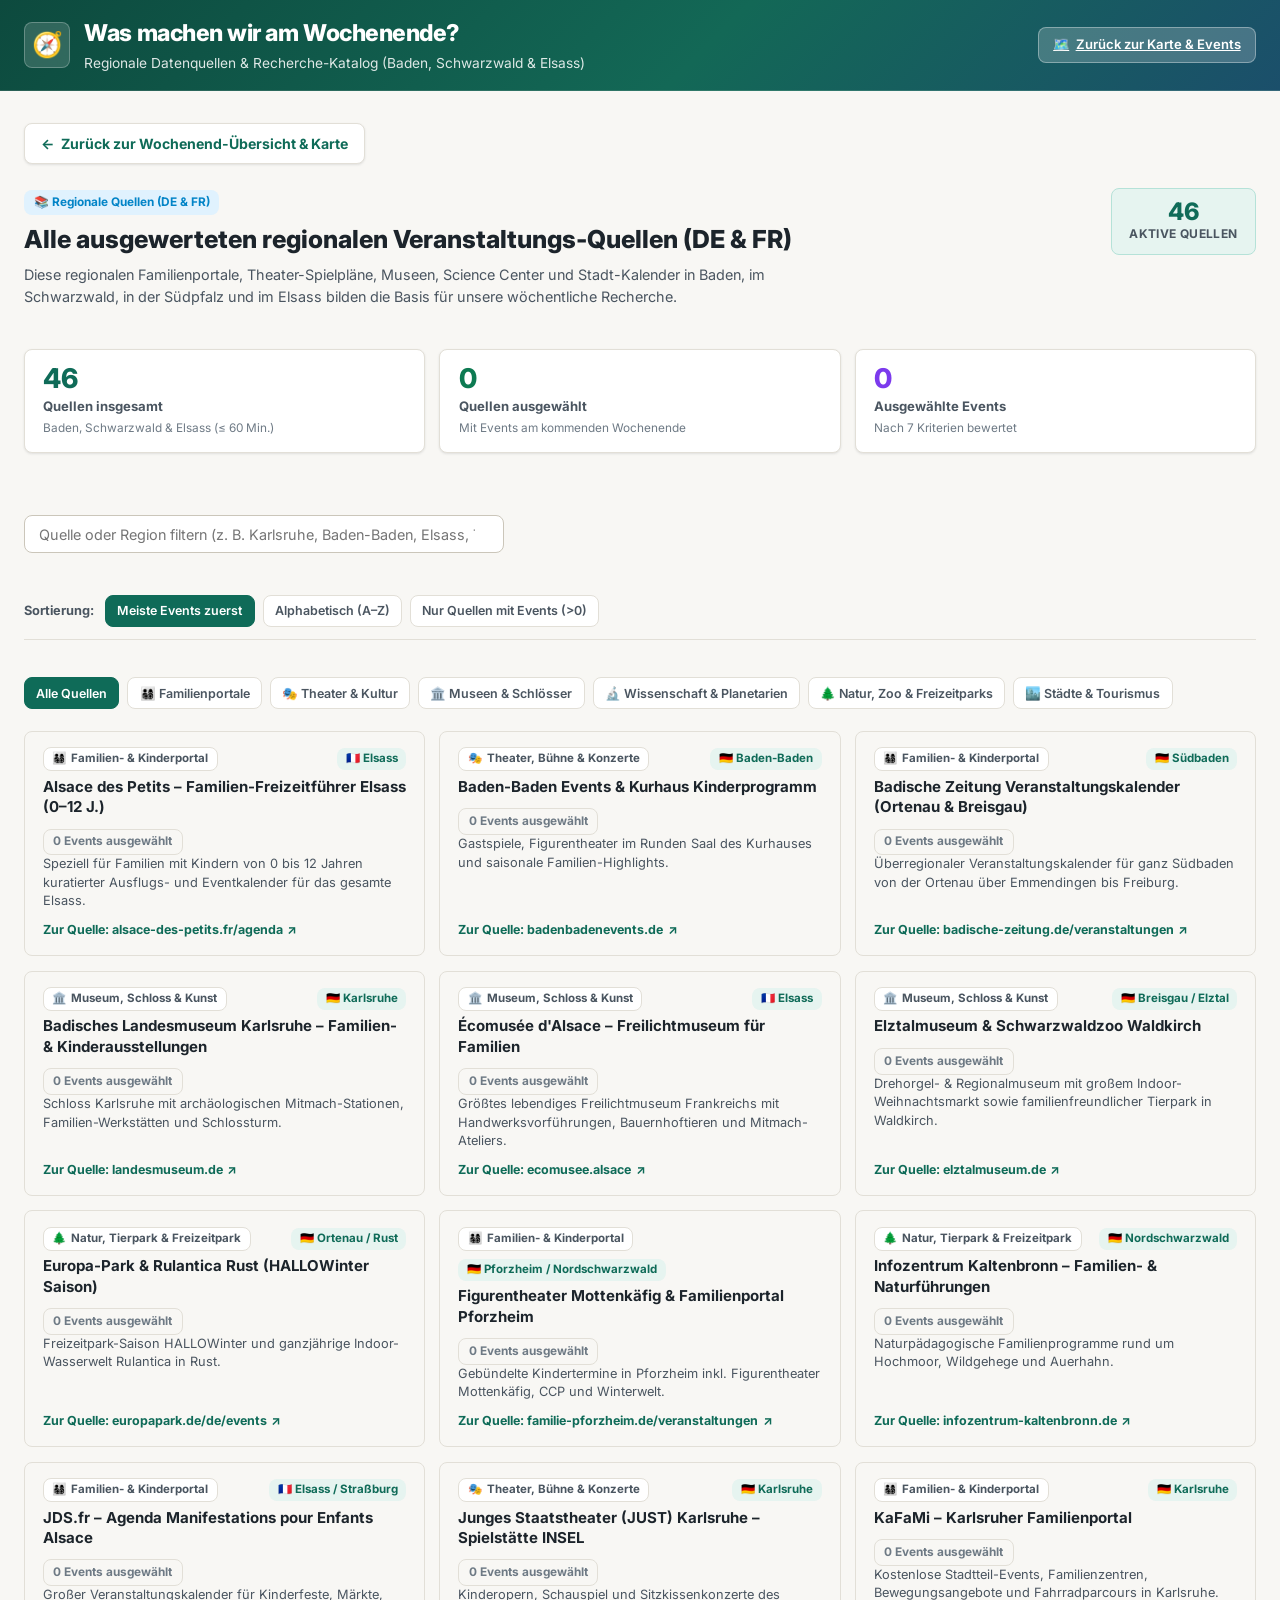
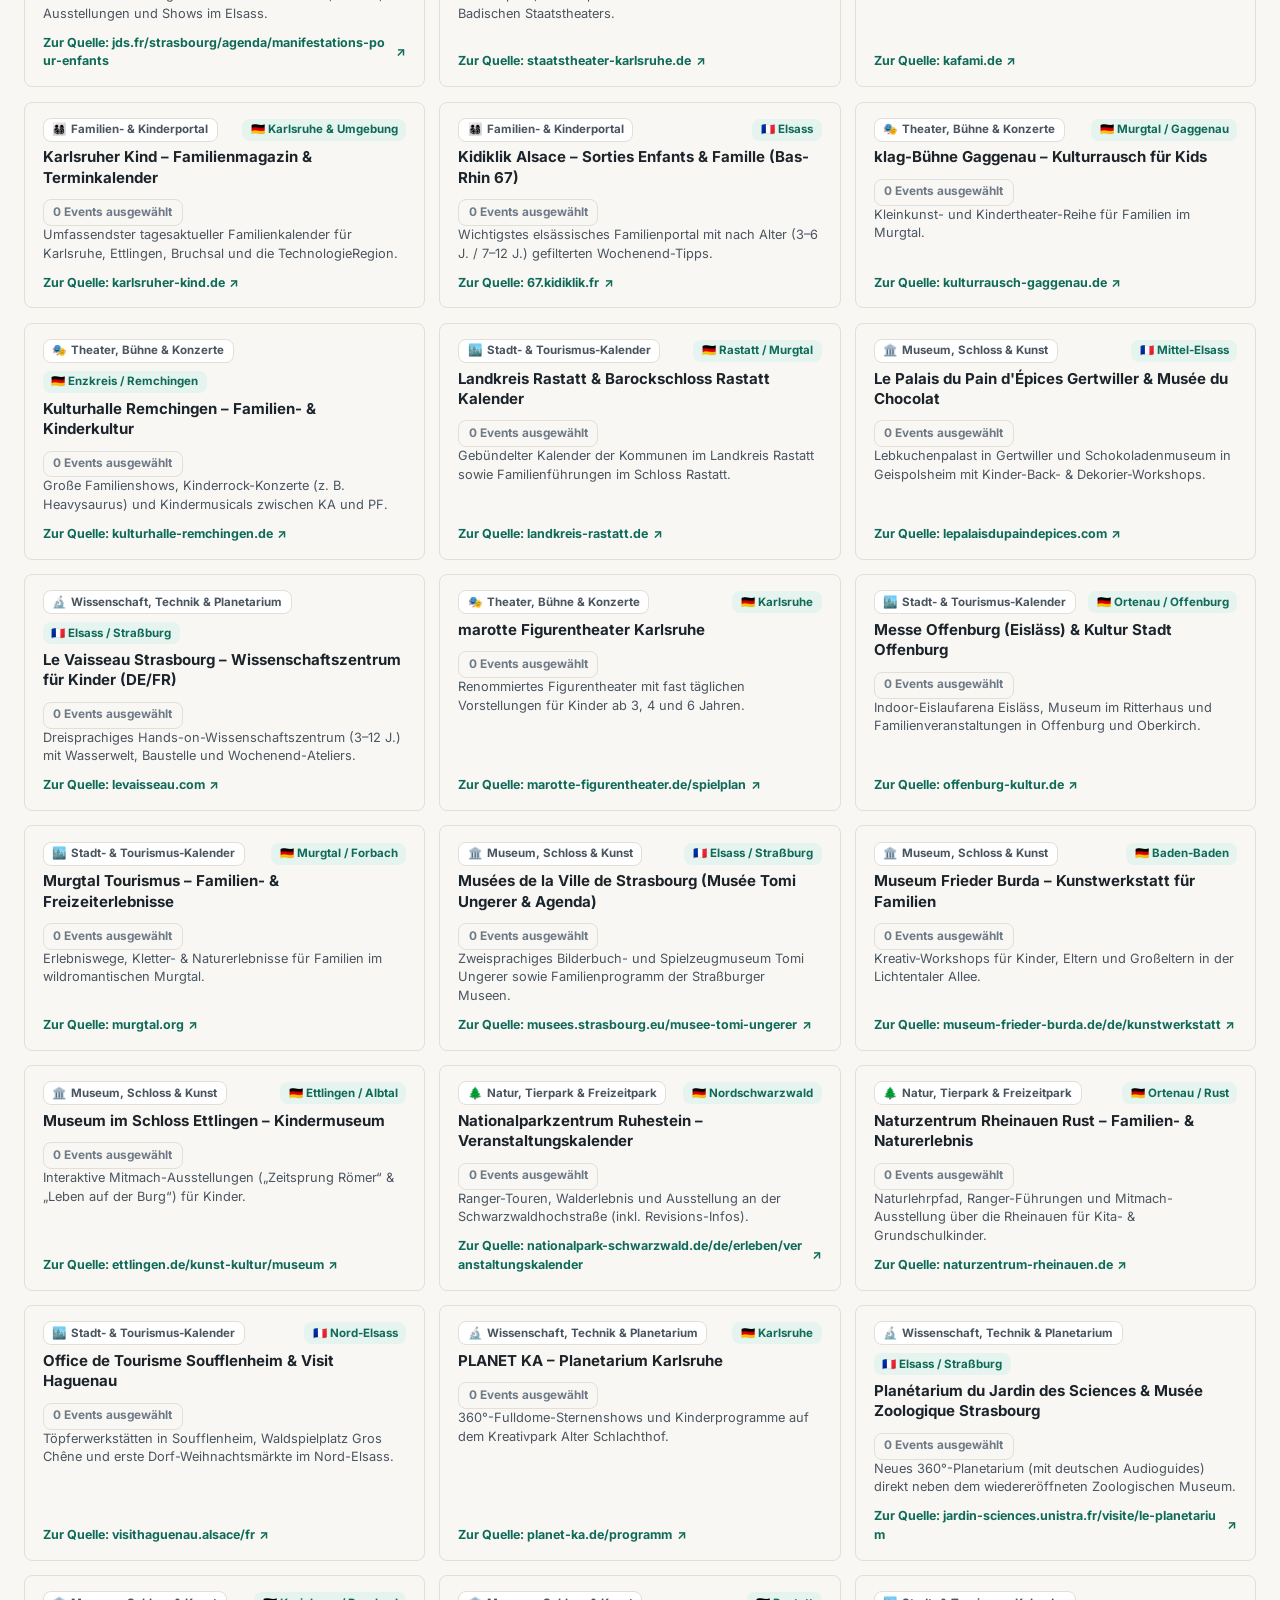
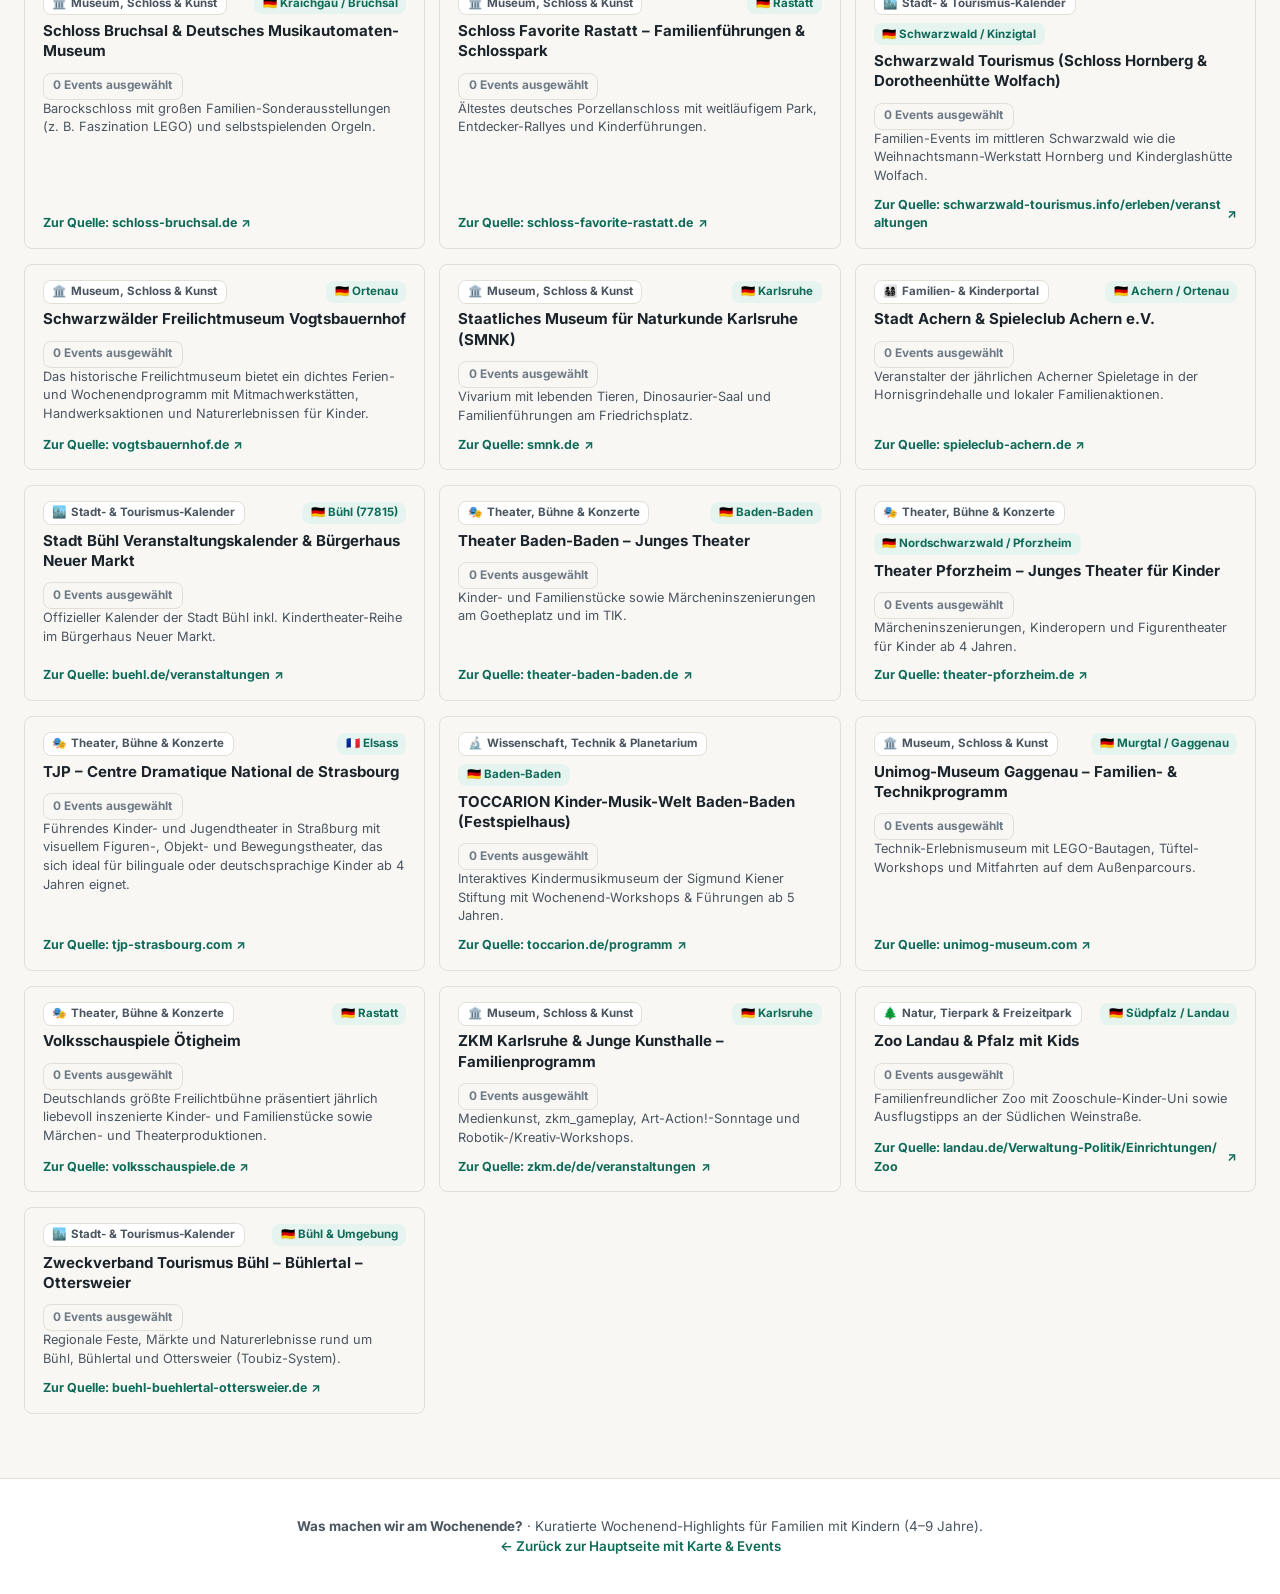
<file: sources.html>
<!DOCTYPE html>
<html lang="de">
<head>
  <meta charset="utf-8">
  <meta name="viewport" content="width=device-width, initial-scale=1.0">
  <title>Regionale Datenquellen &amp; Portale | Was machen wir am Wochenende?</title>
  <meta name="description" content="Übersicht aller 37 regionalen Veranstaltungsportale, Theater-Spielpläne, Museen und Stadtkalender in Baden, im Schwarzwald und im Elsass (max. 60 Min. Fahrzeit).">

  <!-- Google Fonts: Inter -->
  <link rel="preconnect" href="https://fonts.googleapis.com">
  <link rel="preconnect" href="https://fonts.gstatic.com" crossorigin>
  <link href="https://fonts.googleapis.com/css2?family=Inter:wght@400;500;600;700;800&display=swap" rel="stylesheet">
  <!-- App Stylesheet -->
  <link rel="stylesheet" href="css/styles.css?v=20261112_01">
  <style>
    .subpage-main {
      flex: 1;
      max-width: 1400px;
      width: 100%;
      margin: 0 auto;
      padding: 2rem 1.5rem 4rem;
    }
    .subpage-nav-bar {
      margin-bottom: 1.5rem;
    }
    .btn-back-home {
      display: inline-flex;
      align-items: center;
      gap: 0.45rem;
      background: var(--bg-surface);
      color: var(--brand-primary);
      border: 1px solid var(--border-subtle);
      border-radius: var(--radius-sm);
      padding: 0.55rem 1rem;
      font-size: 0.88rem;
      font-weight: 700;
      text-decoration: none;
      box-shadow: var(--shadow-sm);
      transition: all 0.15s ease;
    }
    .btn-back-home:hover {
      background: var(--brand-primary-soft);
      border-color: var(--brand-primary);
    }
    .sources-search-box {
      margin-top: 1rem;
      margin-bottom: 1.25rem;
    }
    .sources-search-box input {
      width: 100%;
      max-width: 480px;
      padding: 0.6rem 0.9rem;
      border: 1px solid var(--border-strong);
      border-radius: var(--radius-sm);
      font-size: 0.9rem;
      font-family: inherit;
      background: var(--bg-surface);
      color: var(--text-primary);
    }
    .sources-search-box input:focus {
      outline: 2px solid var(--brand-primary);
      outline-offset: 1px;
    }
    .site-footer {
      background: var(--bg-surface);
      border-top: 1px solid var(--border-subtle);
      padding: 1.5rem;
      font-size: 0.84rem;
      color: var(--text-secondary);
      text-align: center;
    }
    .site-footer a {
      color: var(--brand-primary);
      text-decoration: none;
      font-weight: 600;
    }
    .site-footer a:hover {
      text-decoration: underline;
    }
  </style>
</head>
<body>
  <!-- Scroll sentinel for Back to Top detection per Modern Web Guidance -->
  <div id="scroll-sentinel" class="scroll-sentinel" aria-hidden="true"></div>

  <header class="site-header">
    <div class="header-inner">
      <div class="brand-group">
        <div class="brand-logo" aria-hidden="true">🧭</div>
        <div class="brand-titles">
          <h1>
            Was machen wir am Wochenende?
          </h1>
          <p class="brand-subtitle">
            Regionale Datenquellen &amp; Recherche-Katalog (Baden, Schwarzwald &amp; Elsass)
          </p>
        </div>
      </div>

      <div class="header-meta">
        <a href="index.html" class="btn-header-info">
          <span aria-hidden="true">🗺️</span>
          <span>Zurück zur Karte &amp; Events</span>
        </a>
      </div>
    </div>
  </header>

  <main class="subpage-main">
    <div class="subpage-nav-bar">
      <a href="index.html" class="btn-back-home">
        <span aria-hidden="true">←</span>
        <span>Zurück zur Wochenend-Übersicht &amp; Karte</span>
      </a>
    </div>

    <section class="sources-container" aria-labelledby="sources-page-title">
      <div class="sources-header">
        <div>
          <span class="badge badge-cat-museum">📚 Regionale Quellen (DE &amp; FR)</span>
          <h2 id="sources-page-title" class="sources-title">
            Alle ausgewerteten regionalen Veranstaltungs-Quellen (DE &amp; FR)
          </h2>
          <p class="sources-subtitle">
            Diese regionalen Familienportale, Theater-Spielpläne, Museen, Science Center und Stadt-Kalender in Baden, im Schwarzwald, in der Südpfalz und im Elsass bilden die Basis für unsere wöchentliche Recherche.
          </p>
        </div>
        <div class="sources-stats-box" id="sources-stats-box">
          <strong id="sources-count-display">37</strong>
          <span>Aktive Quellen</span>
        </div>
      </div>

      <!-- Sources Metrics Grid -->
      <div class="sources-stats-summary-grid">
        <div class="stat-metric-card">
          <span class="stat-metric-val" id="stat-total-sources">37</span>
          <span class="stat-metric-label">Quellen insgesamt</span>
          <span class="stat-metric-hint">Baden, Schwarzwald &amp; Elsass (&le; 60 Min.)</span>
        </div>
        <div class="stat-metric-card">
          <span class="stat-metric-val" id="stat-active-sources" style="color: var(--score-top);">25</span>
          <span class="stat-metric-label">Quellen ausgewählt</span>
          <span class="stat-metric-hint">Mit Events am kommenden Wochenende</span>
        </div>
        <div class="stat-metric-card">
          <span class="stat-metric-val" id="stat-total-events" style="color: var(--cat-theater);">28</span>
          <span class="stat-metric-label">Ausgewählte Events</span>
          <span class="stat-metric-hint">Nach 7 Kriterien bewertet</span>
        </div>
      </div>

      <div class="sources-search-box">
        <input
          type="search"
          id="sources-search-input"
          placeholder="Quelle oder Region filtern (z. B. Karlsruhe, Baden-Baden, Elsass, Theater)..."
          aria-label="Quelle oder Region suchen"
        >
      </div>

      <div class="sources-sort-bar" role="group" aria-label="Quellen sortieren">
        <span class="sources-sort-label">Sortierung:</span>
        <button type="button" class="chip-btn source-sort-btn" data-sort="perf" aria-pressed="true">
          Meiste Events zuerst
        </button>
        <button type="button" class="chip-btn source-sort-btn" data-sort="alpha" aria-pressed="false">
          Alphabetisch (A–Z)
        </button>
        <button type="button" class="chip-btn source-sort-btn" data-sort="has-events" aria-pressed="false">
          Nur Quellen mit Events (&gt;0)
        </button>
      </div>

      <div class="sources-filter-bar" role="group" aria-label="Quellen nach Kategorie filtern">
        <button type="button" class="chip-btn source-filter-btn" data-source-filter="all" aria-pressed="true">
          Alle Quellen
        </button>
        <button type="button" class="chip-btn source-filter-btn" data-source-filter="family_portal" aria-pressed="false">
          👨‍👩‍👧‍👦 Familienportale
        </button>
        <button type="button" class="chip-btn source-filter-btn" data-source-filter="theater" aria-pressed="false">
          🎭 Theater &amp; Kultur
        </button>
        <button type="button" class="chip-btn source-filter-btn" data-source-filter="museum" aria-pressed="false">
          🏛️ Museen &amp; Schlösser
        </button>
        <button type="button" class="chip-btn source-filter-btn" data-source-filter="science_center" aria-pressed="false">
          🔬 Wissenschaft &amp; Planetarien
        </button>
        <button type="button" class="chip-btn source-filter-btn" data-source-filter="nature_center" aria-pressed="false">
          🌲 Natur, Zoo &amp; Freizeitparks
        </button>
        <button type="button" class="chip-btn source-filter-btn" data-source-filter="municipal_calendar" aria-pressed="false">
          🏙️ Städte &amp; Tourismus
        </button>
      </div>

      <ul id="sources-directory-grid" class="sources-directory-grid"></ul>
    </section>
  </main>

  <footer class="site-footer">
    <p>
      <strong>Was machen wir am Wochenende?</strong> · Kuratierte Wochenend-Highlights für Familien mit Kindern (4–9 Jahre).
      <br>
      <a href="index.html">← Zurück zur Hauptseite mit Karte &amp; Events</a>
    </p>
  </footer>

  <!-- Floating Back to Top Button per Modern Web Guidance: scroll-position-aware-elements -->
  <button
    type="button"
    id="btn-back-to-top"
    class="btn-back-to-top"
    aria-label="Nach oben scrollen"
    title="Nach oben scrollen"
    tabindex="-1"
  >
    <svg class="icon-arrow-up" viewBox="0 0 24 24" width="20" height="20" aria-hidden="true" fill="none" stroke="currentColor" stroke-width="2.5" stroke-linecap="round" stroke-linejoin="round">
      <path d="M12 19V5M5 12l7-7 7 7"/>
    </svg>
    <span class="btn-back-to-top-text">Nach oben</span>
  </button>

  <script src="js/sources.js?v=20261112_01" defer></script>
</body>
</html>
</file>
<file: css/styles.css>
/* ==========================================================================
   Wochenend-Kompass Familien-Radar (Bühl 77815 + 75 Min. Umkreis)
   Modern CSS Architecture following Modern Web Guidance
   ========================================================================== */

:root {
  --bg-page: #f8f7f4;
  --bg-surface: #ffffff;
  --bg-surface-muted: #f1efe9;
  --bg-surface-elevated: #ffffff;
  --text-primary: #1c242b;
  --text-secondary: #4a5560;
  --text-muted: #6e7a85;
  --border-subtle: #e2dfd7;
  --border-strong: #cbc6ba;

  /* Brand & Accent Colors */
  --brand-primary: #0f6b58;
  --brand-primary-hover: #0a5243;
  --brand-primary-soft: #e6f4f0;
  --brand-accent: #e06d2b;
  --brand-accent-soft: #fdf0e7;

  /* Category Colors */
  --cat-theater: #7c3aed;
  --cat-theater-soft: #f3e8ff;
  --cat-museum: #0284c7;
  --cat-museum-soft: #e0f2fe;
  --cat-nature: #15803d;
  --cat-nature-soft: #dcfce7;
  --cat-market: #d97706;
  --cat-market-soft: #fef3c7;
  --cat-creative: #db2777;
  --cat-creative-soft: #fce7f3;
  --cat-action: #dc2626;
  --cat-action-soft: #fee2e2;

  /* Score Colors */
  --score-top: #0d7a52;
  --score-good: #2563eb;
  --score-mid: #d97706;

  /* Shadows & Unified Radius */
  --shadow-sm: 0 1px 3px rgba(28, 36, 43, 0.07), 0 1px 2px rgba(28, 36, 43, 0.04);
  --shadow-md: 0 6px 16px -4px rgba(28, 36, 43, 0.1), 0 2px 6px -1px rgba(28, 36, 43, 0.05);
  --shadow-lg: 0 16px 36px -6px rgba(28, 36, 43, 0.16), 0 4px 12px -2px rgba(28, 36, 43, 0.08);
  --radius-ui: 8px;
  --radius-sm: var(--radius-ui);
  --radius-md: var(--radius-ui);
  --radius-lg: var(--radius-ui);
  --radius-pill: var(--radius-ui);

  --font-sans: 'Inter', -apple-system, BlinkMacSystemFont, 'Segoe UI', Roboto, sans-serif;

  /* Layout Dimensions */
  --filter-bar-height: 240px;
}

*,
*::before,
*::after {
  box-sizing: border-box;
}

html {
  font-family: var(--font-sans);
  color: var(--text-primary);
  background-color: var(--bg-page);
  line-height: 1.5;
  -webkit-font-smoothing: antialiased;
}

body {
  margin: 0;
  min-height: 100dvh;
  display: flex;
  flex-direction: column;
}

/* ==========================================================================
   Header & Hero Status Bar
   ========================================================================== */
.site-header {
  background: linear-gradient(135deg, #0d4a3e 0%, #136856 55%, #1b4f6b 100%);
  color: #ffffff;
  padding: 1rem 1.5rem;
  border-bottom: 1px solid rgba(255, 255, 255, 0.12);
}

.header-inner {
  max-width: 1640px;
  margin: 0 auto;
  display: flex;
  flex-wrap: wrap;
  align-items: center;
  justify-content: space-between;
  gap: 1rem;
}

.brand-group {
  display: flex;
  align-items: center;
  gap: 0.9rem;
}

.brand-logo {
  width: 46px;
  height: 46px;
  border-radius: var(--radius-ui);
  background: rgba(255, 255, 255, 0.15);
  backdrop-filter: blur(6px);
  display: grid;
  place-items: center;
  font-size: 1.55rem;
  border: 1px solid rgba(255, 255, 255, 0.25);
  flex-shrink: 0;
}

.brand-titles h1 {
  margin: 0;
  font-size: clamp(1.15rem, 2vw, 1.45rem);
  font-weight: 800;
  letter-spacing: -0.02em;
  display: flex;
  align-items: center;
  gap: 0.55rem;
  flex-wrap: wrap;
}

.weekend-badge {
  background: #f59e0b;
  color: #1c1917;
  font-size: 0.78rem;
  font-weight: 700;
  padding: 0.18rem 0.65rem;
  border-radius: var(--radius-pill);
  letter-spacing: 0.01em;
}

.brand-subtitle {
  margin: 0.15rem 0 0;
  font-size: 0.86rem;
  color: rgba(255, 255, 255, 0.86);
}

.header-meta {
  display: flex;
  align-items: center;
  gap: 0.65rem;
  flex-wrap: wrap;
}

.meta-pill {
  background: rgba(255, 255, 255, 0.12);
  border: 1px solid rgba(255, 255, 255, 0.2);
  color: #ffffff;
  padding: 0.4rem 0.8rem;
  border-radius: var(--radius-pill);
  font-size: 0.8rem;
  font-weight: 500;
  display: inline-flex;
  align-items: center;
  gap: 0.4rem;
}

.btn-header-info {
  background: rgba(255, 255, 255, 0.2);
  color: #ffffff;
  border: 1px solid rgba(255, 255, 255, 0.35);
  padding: 0.45rem 0.9rem;
  border-radius: var(--radius-pill);
  font-size: 0.82rem;
  font-weight: 600;
  cursor: pointer;
  display: inline-flex;
  align-items: center;
  gap: 0.4rem;
  transition: background-color 0.15s ease, transform 0.15s ease;
}

.btn-header-info:hover {
  background: rgba(255, 255, 255, 0.3);
}

/* ==========================================================================
   Search & Filter Bar (<search> Landmark)
   ========================================================================== */
.filter-section {
  background: var(--bg-surface);
  border-bottom: 1px solid var(--border-subtle);
  padding: 0.4rem 1.5rem;
  position: sticky;
  top: 0;
  z-index: 900;
  box-shadow: var(--shadow-sm);
}

.filter-container {
  max-width: 1640px;
  margin: 0 auto;
}

.filter-single-row {
  display: flex;
  align-items: center;
  flex-wrap: wrap;
  gap: 0.5rem;
}

.filter-divider {
  width: 1px;
  height: 18px;
  background: var(--border-subtle);
  margin: 0 0.15rem;
}

.filter-row-primary {
  display: flex;
  flex-wrap: wrap;
  align-items: center;
  gap: 0.65rem;
}

.search-input-wrap {
  position: relative;
  flex: 1 1 230px;
  min-width: 200px;
}

.search-input-wrap svg {
  position: absolute;
  left: 0.75rem;
  top: 50%;
  transform: translateY(-50%);
  width: 16px;
  height: 16px;
  color: var(--text-muted);
  pointer-events: none;
}

.search-input {
  width: 100%;
  padding: 0.52rem 0.75rem 0.52rem 2.25rem;
  border: 1px solid var(--border-strong);
  border-radius: var(--radius-sm);
  font-size: 0.88rem;
  font-family: inherit;
  background: var(--bg-page);
  color: var(--text-primary);
}

.search-input:focus {
  outline: 2px solid var(--brand-primary);
  outline-offset: 1px;
  background: var(--bg-surface);
}

.filter-select-group {
  display: flex;
  flex-wrap: wrap;
  align-items: center;
  gap: 0.5rem;
}

.filter-control {
  display: inline-flex;
  align-items: center;
  height: 32px;
  box-sizing: border-box;
  background: var(--bg-surface);
  border: 1px solid var(--border-subtle);
  border-radius: var(--radius-pill);
  padding: 0 0.7rem;
  transition: border-color 0.15s ease;
}

.filter-control:hover,
.filter-control:focus-within {
  border-color: var(--brand-primary);
}

.filter-control label {
  font-size: 0.78rem;
  font-weight: 600;
  color: var(--text-secondary);
  white-space: nowrap;
}

.filter-control select {
  border: none;
  background: transparent;
  font-family: inherit;
  font-size: 0.78rem;
  font-weight: 600;
  color: var(--text-primary);
  height: 100%;
  padding: 0;
  margin: 0;
  cursor: pointer;
}

.filter-control select:focus {
  outline: none;
}

.filter-control-slider {
  display: inline-flex;
  align-items: center;
  gap: 0.45rem;
  height: 32px;
  box-sizing: border-box;
  background: var(--bg-surface);
  border: 1px solid var(--border-subtle);
  border-radius: var(--radius-pill);
  padding: 0 0.7rem;
  transition: border-color 0.15s ease;
}

.filter-control-slider:hover,
.filter-control-slider:focus-within {
  border-color: var(--brand-primary);
}

.filter-control-slider input[type="range"] {
  width: 95px;
  height: 14px;
  cursor: pointer;
  accent-color: var(--brand-primary);
  vertical-align: middle;
  margin: 0;
}

.slider-icon {
  font-size: 0.88rem;
  line-height: 1;
}

.slider-val {
  font-size: 0.78rem;
  font-weight: 600;
  color: var(--text-primary);
  min-width: 76px;
  white-space: nowrap;
  line-height: 1;
}

/* Quick Preset Chips & Category Pills */
.filter-row-chips {
  display: flex;
  align-items: center;
  justify-content: space-between;
  gap: 0.75rem;
  flex-wrap: wrap;
}

.chip-scroll {
  display: inline-flex;
  align-items: center;
  gap: 0.4rem;
  flex-wrap: wrap;
}

.chip-btn {
  border: 1px solid var(--border-subtle);
  background: var(--bg-surface);
  color: var(--text-secondary);
  height: 32px;
  box-sizing: border-box;
  padding: 0 0.7rem;
  border-radius: var(--radius-pill);
  font-size: 0.78rem;
  font-weight: 600;
  font-family: inherit;
  cursor: pointer;
  display: inline-flex;
  align-items: center;
  gap: 0.3rem;
  white-space: nowrap;
  transition: all 0.15s ease;
}

.chip-btn:hover {
  border-color: var(--brand-primary);
  color: var(--brand-primary);
  background: var(--brand-primary-soft);
}

.chip-btn[aria-pressed="true"] {
  background: var(--brand-primary);
  color: #ffffff;
  border-color: var(--brand-primary);
}

.btn-reset-filters {
  border: 1px solid #ea580c;
  background: #ea580c;
  color: #ffffff;
  font-size: 0.78rem;
  font-weight: 600;
  font-family: inherit;
  cursor: pointer;
  padding: 0 0.8rem;
  height: 32px;
  box-sizing: border-box;
  display: inline-flex;
  align-items: center;
  gap: 0.32rem;
  border-radius: var(--radius-pill);
  white-space: nowrap;
  transition: all 0.15s ease;
  box-shadow: 0 1px 2px rgba(234, 88, 12, 0.25);
}

.btn-reset-filters:hover {
  background: #c2410c;
  border-color: #9a3412;
  box-shadow: 0 2px 6px rgba(234, 88, 12, 0.35);
  transform: translateY(-1px);
}

.btn-reset-filters:active {
  background: #9a3412;
  transform: translateY(0);
}

.btn-reset-filters:focus-visible {
  outline: 2px solid #ea580c;
  outline-offset: 2px;
}

/* ==========================================================================
   Main Split Workspace (Map + Event Feed)
   ========================================================================== */
.workspace-main {
  flex: 1;
  max-width: 1640px;
  width: 100%;
  margin: 0 auto;
  display: grid;
  grid-template-columns: minmax(420px, 50%) minmax(420px, 50%);
  min-height: calc(100dvh - var(--filter-bar-height));
}

/* Map Column */
.map-panel {
  position: sticky;
  top: var(--filter-bar-height);
  height: calc(100dvh - var(--filter-bar-height));
  border-right: 1px solid var(--border-subtle);
  display: flex;
  flex-direction: column;
  background: #e5e3df;
  z-index: 100;
  overflow: hidden;
}

/* Map Header Toolbar (Clean, dedicated control bar above map) */
.map-toolbar {
  background: var(--bg-surface);
  border-bottom: 1px solid var(--border-subtle);
  padding: 0.45rem 0.85rem;
  display: flex;
  align-items: center;
  justify-content: flex-end;
  gap: 0.5rem;
  flex-wrap: wrap;
  z-index: 10;
  box-shadow: 0 1px 3px rgba(0, 0, 0, 0.04);
}

.map-toolbar-home {
  font-size: 0.8rem;
  color: var(--text-secondary);
}

.map-toolbar-home strong {
  color: var(--text-primary);
}

.map-toolbar-buttons {
  display: flex;
  align-items: center;
  gap: 0.45rem;
  flex-wrap: wrap;
}

.map-control-btn {
  border: 1px solid var(--border-strong);
  background: var(--bg-page);
  color: var(--text-primary);
  border-radius: var(--radius-ui);
  padding: 0.28rem 0.6rem;
  font-size: 0.77rem;
  font-weight: 600;
  cursor: pointer;
  transition: all 0.15s ease;
}

.map-control-btn:hover {
  background: var(--brand-primary-soft);
  border-color: var(--brand-primary);
  color: var(--brand-primary);
}

.map-control-btn[aria-pressed="true"] {
  background: var(--brand-primary);
  color: #ffffff;
  border-color: var(--brand-primary);
}

.map-canvas {
  flex: 1;
  width: 100%;
  height: 100%;
  min-height: 250px;
  z-index: 1;
}

.leaflet-control-zoom {
  display: none !important;
}

.map-legend-top {
  background: var(--bg-surface);
  border-bottom: 1px solid var(--border-subtle);
  padding: 0.42rem 0.85rem;
  display: flex;
  flex-wrap: wrap;
  align-items: center;
  gap: 0.35rem 0.85rem;
  font-size: 0.74rem;
  z-index: 10;
  box-shadow: 0 1px 2px rgba(0, 0, 0, 0.03);
}

.legend-item {
  display: inline-flex;
  align-items: center;
  gap: 0.35rem;
  font-weight: 600;
  color: var(--text-secondary);
}

.legend-dot {
  width: 10px;
  height: 10px;
  border-radius: 50%;
  display: inline-block;
  flex-shrink: 0;
}
}

/* Custom Map Markers */
.custom-event-marker {
  background: transparent;
  border: none;
}

.marker-pin-wrap {
  position: relative;
  display: flex;
  flex-direction: column;
  align-items: center;
  transition: transform 0.18s cubic-bezier(0.22, 1, 0.36, 1);
  cursor: pointer;
}

.marker-pin-wrap:hover,
.marker-pin-wrap.is-highlighted {
  transform: scale(1.18) translateY(-4px);
  z-index: 1000 !important;
}

.marker-bubble {
  display: inline-flex;
  align-items: center;
  gap: 5px;
  padding: 3px 6px 3px 8px;
  border-radius: var(--radius-ui);
  background: var(--marker-color, #0f6b58);
  color: #ffffff;
  font-weight: 700;
  box-shadow: 0 4px 10px rgba(0, 0, 0, 0.28);
  border: 2px solid #ffffff;
  white-space: nowrap;
}

.marker-title {
  font-size: 11px;
  font-weight: 700;
  letter-spacing: 0.01em;
}

.marker-score {
  background: rgba(0, 0, 0, 0.28);
  padding: 1px 5px;
  border-radius: var(--radius-ui);
  font-size: 10.5px;
  font-weight: 800;
}

.marker-pointer {
  width: 0;
  height: 0;
  border-left: 6px solid transparent;
  border-right: 6px solid transparent;
  border-top: 7px solid var(--marker-color, #0f6b58);
  margin-top: -1px;
}


/* ==========================================================================
   Events Feed Panel (Right Column)
   ========================================================================== */
.feed-panel {
  padding: 1.25rem 1.5rem 3rem;
  display: flex;
  flex-direction: column;
  gap: 1.1rem;
}

.feed-status-bar {
  display: flex;
  align-items: baseline;
  justify-content: flex-start;
  flex-wrap: wrap;
  gap: 0.5rem;
  padding-bottom: 0.5rem;
  border-bottom: 1px solid var(--border-subtle);
}

.feed-count {
  font-size: 0.95rem;
  font-weight: 700;
  color: var(--text-primary);
  margin: 0;
}

.feed-divider-dot {
  color: var(--text-muted);
  font-size: 0.85rem;
}

.feed-subtitle {
  font-size: 0.8rem;
  color: var(--text-muted);
}

/* Event Grid */
.events-grid {
  display: flex;
  flex-direction: column;
  gap: 1rem;
  list-style: none;
  margin: 0;
  padding: 0;
}

.event-card {
  background: var(--bg-surface);
  border: 1px solid var(--border-subtle);
  border-radius: var(--radius-lg);
  padding: 1.15rem 1.25rem;
  box-shadow: var(--shadow-sm);
  transition: border-color 0.16s ease, box-shadow 0.16s ease, transform 0.16s ease;
  display: flex;
  flex-direction: column;
  gap: 0.85rem;
  position: relative;
}

.event-card:hover,
.event-card.is-active {
  border-color: var(--brand-primary);
  box-shadow: var(--shadow-md);
}

.card-top-row {
  display: flex;
  align-items: flex-start;
  justify-content: space-between;
  gap: 0.75rem;
}

.card-badges {
  display: flex;
  flex-wrap: wrap;
  align-items: center;
  gap: 0.4rem;
}

.badge {
  display: inline-flex;
  align-items: center;
  gap: 0.3rem;
  padding: 0.22rem 0.6rem;
  border-radius: var(--radius-pill);
  font-size: 0.74rem;
  font-weight: 700;
}

.badge-cat-theater { background: var(--cat-theater-soft); color: var(--cat-theater); }
.badge-cat-museum { background: var(--cat-museum-soft); color: var(--cat-museum); }
.badge-cat-nature { background: var(--cat-nature-soft); color: var(--cat-nature); }
.badge-cat-market { background: var(--cat-market-soft); color: var(--cat-market); }
.badge-cat-creative { background: var(--cat-creative-soft); color: var(--cat-creative); }
.badge-cat-action { background: var(--cat-action-soft); color: var(--cat-action); }

.badge-weather {
  background: var(--bg-surface-muted);
  color: var(--text-secondary);
}

.badge-country-fr {
  background: #eff6ff;
  color: #1d4ed8;
  border: 1px solid #bfdbfe;
}

.badge-drive {
  background: #f0fdf4;
  color: #166534;
  border: 1px solid #bbf7d0;
}

/* Family Score Box */
.family-score-box {
  display: flex;
  flex-direction: column;
  align-items: flex-end;
  flex-shrink: 0;
}

.score-pill {
  background: var(--score-top);
  color: #ffffff;
  font-weight: 800;
  font-size: 0.95rem;
  padding: 0.28rem 0.68rem;
  border-radius: var(--radius-md);
  display: inline-flex;
  align-items: baseline;
  gap: 2px;
  box-shadow: 0 2px 6px rgba(13, 122, 82, 0.25);
}

.score-pill small {
  font-size: 0.7rem;
  font-weight: 600;
  opacity: 0.85;
}

.score-label {
  font-size: 0.68rem;
  font-weight: 700;
  color: var(--text-muted);
  margin-top: 2px;
  text-transform: uppercase;
  letter-spacing: 0.03em;
}

.card-title {
  margin: 0;
  font-size: 1.14rem;
  font-weight: 800;
  color: var(--text-primary);
  line-height: 1.3;
}

.card-meta-grid {
  display: grid;
  grid-template-columns: repeat(auto-fit, minmax(175px, 1fr));
  gap: 0.45rem 0.85rem;
  font-size: 0.82rem;
  color: var(--text-secondary);
  background: var(--bg-page);
  padding: 0.65rem 0.85rem;
  border-radius: var(--radius-md);
}

.meta-item {
  display: flex;
  align-items: center;
  gap: 0.4rem;
}

.meta-item strong {
  color: var(--text-primary);
}

.card-summary {
  margin: 0;
  font-size: 0.88rem;
  color: var(--text-secondary);
  line-height: 1.55;
}

/* Mini Criteria Bars on Card */
.criteria-mini-grid {
  display: grid;
  grid-template-columns: repeat(4, 1fr);
  gap: 0.5rem;
  padding-top: 0.25rem;
}

.mini-crit {
  background: var(--bg-page);
  padding: 0.4rem 0.55rem;
  border-radius: var(--radius-sm);
  border: 1px solid var(--border-subtle);
}

.mini-crit-header {
  display: flex;
  justify-content: space-between;
  font-size: 0.7rem;
  font-weight: 700;
  color: var(--text-secondary);
  margin-bottom: 4px;
}

.mini-bar-track {
  height: 5px;
  background: #e2dfd7;
  border-radius: var(--radius-ui);
  overflow: hidden;
}

.mini-bar-fill {
  height: 100%;
  width: calc(var(--crit-score, 8) * 10%);
  background: var(--brand-primary);
  border-radius: var(--radius-ui);
}

.card-footer {
  display: flex;
  align-items: center;
  justify-content: space-between;
  gap: 0.75rem;
  flex-wrap: wrap;
  padding-top: 0.4rem;
  border-top: 1px solid var(--border-subtle);
}

.sources-preview {
  display: flex;
  align-items: center;
  gap: 0.35rem;
  flex-wrap: wrap;
  font-size: 0.75rem;
  color: var(--text-muted);
}

.source-tag {
  background: var(--bg-surface-muted);
  color: var(--text-secondary);
  padding: 0.14rem 0.48rem;
  border-radius: var(--radius-ui);
  font-weight: 600;
  text-decoration: none;
  font-size: 0.72rem;
  border: 1px solid var(--border-subtle);
}

.source-tag:hover {
  border-color: var(--brand-primary);
  color: var(--brand-primary);
}

.card-actions {
  display: flex;
  align-items: center;
  gap: 0.5rem;
}

.btn-secondary {
  border: 1px solid var(--border-strong);
  background: var(--bg-surface);
  color: var(--text-primary);
  padding: 0.42rem 0.75rem;
  border-radius: var(--radius-sm);
  font-size: 0.8rem;
  font-weight: 600;
  font-family: inherit;
  cursor: pointer;
  display: inline-flex;
  align-items: center;
  gap: 0.35rem;
}

.btn-secondary:hover {
  background: var(--bg-surface-muted);
}

.btn-primary {
  border: 1px solid var(--brand-primary);
  background: var(--brand-primary);
  color: #ffffff;
  padding: 0.44rem 0.9rem;
  border-radius: var(--radius-sm);
  font-size: 0.8rem;
  font-weight: 700;
  font-family: inherit;
  cursor: pointer;
  display: inline-flex;
  align-items: center;
  gap: 0.35rem;
}

.btn-primary:hover {
  background: var(--brand-primary-hover);
}

/* ==========================================================================
   Modal Dialogs (<dialog>) - Compliant with Modern Web Guidance
   ========================================================================== */
dialog {
  border: 1px solid var(--border-subtle);
  border-radius: var(--radius-lg);
  padding: 0;
  max-width: 780px;
  width: calc(100% - 2rem);
  max-height: 90dvh;
  background: var(--bg-surface);
  color: var(--text-primary);
  box-shadow: var(--shadow-lg);
}

/* MANDATORY per prevent-page-scroll-under-modal-dialog */
dialog:modal {
  overscroll-behavior: contain;
}

dialog::backdrop {
  overflow: hidden;
  overscroll-behavior: contain;
  background-color: rgba(15, 23, 30, 0.58);
  backdrop-filter: blur(3px);
}

.dialog-header {
  padding: 1.25rem 1.5rem;
  border-bottom: 1px solid var(--border-subtle);
  display: flex;
  align-items: flex-start;
  justify-content: space-between;
  gap: 1rem;
  position: sticky;
  top: 0;
  background: var(--bg-surface);
  z-index: 10;
}

.dialog-body {
  padding: 1.35rem 1.5rem 1.75rem;
  display: flex;
  flex-direction: column;
  gap: 1.25rem;
}

.btn-dialog-close {
  border: 1px solid var(--border-subtle);
  background: var(--bg-page);
  color: var(--text-primary);
  width: 32px;
  height: 32px;
  border-radius: var(--radius-ui);
  font-size: 1.1rem;
  cursor: pointer;
  display: grid;
  place-items: center;
  flex-shrink: 0;
}

.btn-dialog-close:hover {
  background: var(--bg-surface-muted);
}

/* Detailed 8-Criteria Family Evaluation Matrix in Dialog */
.evaluation-matrix {
  display: grid;
  grid-template-columns: repeat(auto-fit, minmax(310px, 1fr));
  gap: 0.85rem;
}

.eval-card {
  background: var(--bg-page);
  border: 1px solid var(--border-subtle);
  border-radius: var(--radius-md);
  padding: 0.85rem 1rem;
}

.eval-card-head {
  display: flex;
  justify-content: space-between;
  align-items: center;
  margin-bottom: 0.4rem;
}

.eval-card-title {
  font-weight: 700;
  font-size: 0.85rem;
  display: flex;
  align-items: center;
  gap: 0.4rem;
}

.eval-card-score {
  font-weight: 800;
  font-size: 0.82rem;
  color: var(--brand-primary);
  background: var(--brand-primary-soft);
  padding: 0.1rem 0.5rem;
  border-radius: var(--radius-pill);
}

.eval-card-text {
  margin: 0.35rem 0 0;
  font-size: 0.8rem;
  color: var(--text-secondary);
  line-height: 1.45;
}

.pros-cons-grid {
  display: grid;
  grid-template-columns: repeat(auto-fit, minmax(260px, 1fr));
  gap: 1rem;
}

.pro-box,
.con-box {
  padding: 0.9rem 1rem;
  border-radius: var(--radius-md);
  font-size: 0.84rem;
}

.pro-box {
  background: #f0fdf4;
  border: 1px solid #bbf7d0;
}

.con-box {
  background: #fffbeb;
  border: 1px solid #fde68a;
}

.pro-box h4,
.con-box h4 {
  margin: 0 0 0.45rem;
  font-size: 0.88rem;
}

.pro-box ul,
.con-box ul {
  margin: 0;
  padding-left: 1.2rem;
}

.pro-box li,
.con-box li {
  margin-bottom: 0.25rem;
}

/* Native <details> accordion styling */
details.info-accordion {
  border: 1px solid var(--border-subtle);
  border-radius: var(--radius-md);
  background: var(--bg-page);
  padding: 0.65rem 1rem;
}

details.info-accordion summary {
  font-weight: 700;
  font-size: 0.9rem;
  cursor: pointer;
}

details.info-accordion[open] summary {
  margin-bottom: 0.6rem;
}

/* Responsive Breakpoints */
@media (max-width: 1080px) {
  .filter-section {
    position: relative; /* On tablet & mobile, scroll naturally so it never obscures content below */
    top: auto;
  }

  .workspace-main {
    grid-template-columns: 1fr;
  }

  .map-panel {
    position: relative;
    top: 0 !important;
    height: 380px !important;
    border-right: none;
    border-bottom: 1px solid var(--border-subtle);
    border-radius: 0;
  }

  .criteria-mini-grid {
    grid-template-columns: repeat(2, 1fr);
  }
}

@media (max-width: 640px) {
  .site-header,
  .filter-section,
  .feed-panel {
    padding-left: 1rem;
    padding-right: 1rem;
  }

  .map-panel {
    height: 330px !important;
  }
}

/* ==========================================================================
   Sources Directory Section (#sources-section)
   ========================================================================== */
.sources-section {
  background: var(--bg-surface);
  border-top: 2px solid var(--border-subtle);
  padding: 2.5rem 1.5rem 3.5rem;
}

.sources-container {
  max-width: 1640px;
  margin: 0 auto;
  display: flex;
  flex-direction: column;
  gap: 1.35rem;
}

.sources-header {
  display: flex;
  align-items: flex-start;
  justify-content: space-between;
  gap: 1.5rem;
  flex-wrap: wrap;
}

.sources-title {
  margin: 0.4rem 0 0.35rem;
  font-size: clamp(1.25rem, 2.2vw, 1.55rem);
  font-weight: 800;
  color: var(--text-primary);
}

.sources-subtitle {
  margin: 0;
  font-size: 0.9rem;
  color: var(--text-secondary);
  max-width: 820px;
}

.sources-stats-box {
  background: var(--brand-primary-soft);
  border: 1px solid #b5e2d8;
  border-radius: var(--radius-md);
  padding: 0.65rem 1.1rem;
  display: flex;
  flex-direction: column;
  align-items: center;
  min-width: 120px;
}

.sources-stats-box strong {
  font-size: 1.5rem;
  font-weight: 800;
  color: var(--brand-primary);
  line-height: 1.1;
}

.sources-stats-box span {
  font-size: 0.75rem;
  font-weight: 700;
  color: var(--text-secondary);
  text-transform: uppercase;
  letter-spacing: 0.03em;
}

.sources-filter-bar {
  display: flex;
  flex-wrap: wrap;
  gap: 0.5rem;
}

.sources-directory-grid {
  list-style: none;
  margin: 0;
  padding: 0;
  display: grid;
  grid-template-columns: repeat(auto-fill, minmax(310px, 1fr));
  gap: 0.9rem;
}

.source-directory-card {
  background: var(--bg-page);
  border: 1px solid var(--border-subtle);
  border-radius: var(--radius-md);
  padding: 0.95rem 1.1rem;
  display: flex;
  flex-direction: column;
  justify-content: space-between;
  gap: 0.65rem;
  transition: border-color 0.15s ease, box-shadow 0.15s ease;
}

.source-directory-card:hover {
  border-color: var(--brand-primary);
  box-shadow: var(--shadow-sm);
}

.source-card-top {
  display: flex;
  align-items: center;
  justify-content: space-between;
  gap: 0.5rem;
  flex-wrap: wrap;
}

.source-type-pill {
  font-size: 0.72rem;
  font-weight: 700;
  background: var(--bg-surface);
  border: 1px solid var(--border-subtle);
  color: var(--text-secondary);
  padding: 0.15rem 0.55rem;
  border-radius: var(--radius-pill);
  display: inline-flex;
  align-items: center;
  gap: 0.3rem;
}

.source-region-pill {
  font-size: 0.72rem;
  font-weight: 700;
  color: var(--brand-primary);
  background: var(--brand-primary-soft);
  padding: 0.15rem 0.55rem;
  border-radius: var(--radius-pill);
}

.source-card-name {
  margin: 0.35rem 0 0.25rem;
  font-size: 0.94rem;
  font-weight: 700;
  color: var(--text-primary);
  line-height: 1.35;
}

.source-card-desc {
  margin: 0;
  font-size: 0.8rem;
  color: var(--text-secondary);
  line-height: 1.45;
}

.source-card-link {
  font-size: 0.78rem;
  font-weight: 700;
  color: var(--brand-primary);
  text-decoration: none;
  display: inline-flex;
  align-items: center;
  gap: 0.3rem;
  word-break: break-all;
}

.source-card-link:hover {
  text-decoration: underline;
}

/* ==========================================================================
   Source Performance & Quality Statistics
   ========================================================================== */
.sources-stats-summary-grid {
  display: grid;
  grid-template-columns: repeat(auto-fit, minmax(220px, 1fr));
  gap: 0.9rem;
  margin: 1.25rem 0 1.5rem;
}

.stat-metric-card {
  background: var(--bg-surface);
  border: 1px solid var(--border-subtle);
  border-radius: var(--radius-md);
  padding: 0.9rem 1.15rem;
  box-shadow: var(--shadow-sm);
  display: flex;
  flex-direction: column;
  gap: 0.2rem;
}

.stat-metric-val {
  font-size: 1.7rem;
  font-weight: 800;
  color: var(--brand-primary);
  line-height: 1.1;
}

.stat-metric-label {
  font-size: 0.82rem;
  font-weight: 700;
  color: var(--text-secondary);
}

.stat-metric-hint {
  font-size: 0.74rem;
  color: var(--text-muted);
}

.sources-sort-bar {
  display: flex;
  align-items: center;
  gap: 0.5rem;
  flex-wrap: wrap;
  margin-bottom: 1rem;
  padding-bottom: 0.75rem;
  border-bottom: 1px solid var(--border-subtle);
}

.sources-sort-label {
  font-size: 0.8rem;
  font-weight: 700;
  color: var(--text-secondary);
  margin-right: 0.2rem;
}

.source-perf-badge {
  display: inline-flex;
  align-items: center;
  gap: 0.35rem;
  font-size: 0.74rem;
  font-weight: 700;
  padding: 0.22rem 0.6rem;
  border-radius: var(--radius-pill);
  margin-top: 0.45rem;
}

.source-perf-badge.perf-high {
  background: #dcfce7;
  color: #14532d;
  border: 1px solid #86efac;
}

.source-perf-badge.perf-active {
  background: #e0f2fe;
  color: #0369a1;
  border: 1px solid #7dd3fc;
}

.source-perf-badge.perf-idle {
  background: var(--bg-page);
  color: var(--text-muted);
  border: 1px solid var(--border-subtle);
}

.source-selected-events {
  margin-top: 0.65rem;
  padding: 0.55rem 0.75rem;
  background: var(--bg-page);
  border: 1px solid var(--border-subtle);
  border-radius: var(--radius-sm);
  font-size: 0.78rem;
}

.source-selected-events-title {
  font-weight: 700;
  color: var(--text-secondary);
  margin-bottom: 0.3rem;
  display: flex;
  align-items: center;
  gap: 0.35rem;
}

.source-selected-events-list {
  margin: 0;
  padding-left: 1.15rem;
  color: var(--text-primary);
  line-height: 1.4;
}

.source-selected-events-list li {
  margin-bottom: 0.25rem;
}

/* ==========================================================================
   Site Footer
   ========================================================================== */
.site-footer {
  background: var(--bg-surface);
  border-top: 1px solid var(--border-subtle);
  padding: 1.5rem 1.5rem 2rem;
  font-size: 0.85rem;
  color: var(--text-secondary);
}

.footer-inner {
  max-width: 1640px;
  margin: 0 auto;
  display: flex;
  align-items: center;
  justify-content: space-between;
  gap: 1rem;
  flex-wrap: wrap;
}

.footer-links a {
  color: var(--brand-primary);
  font-weight: 700;
  text-decoration: none;
}

.footer-links a:hover {
  text-decoration: underline;
}

/* ==========================================================================
   Back to Top ("Nach oben") Floating Button
   Modern Web Guidance: scroll-position-aware-elements
   ========================================================================== */
.scroll-sentinel {
  position: absolute;
  top: 0;
  left: 0;
  width: 100%;
  height: 250px;
  pointer-events: none;
  visibility: hidden;
}

.btn-back-to-top {
  position: fixed;
  bottom: max(1.25rem, env(safe-area-inset-bottom, 1.25rem));
  right: max(1.25rem, env(safe-area-inset-right, 1.25rem));
  z-index: 1000;
  display: inline-flex;
  align-items: center;
  gap: 0.45rem;
  background: var(--brand-primary, #0c7c59);
  color: #ffffff;
  border: 1px solid rgba(255, 255, 255, 0.25);
  border-radius: 9999px;
  padding: 0.65rem 1.1rem;
  font-family: inherit;
  font-size: 0.88rem;
  font-weight: 700;
  box-shadow: 0 4px 14px rgba(0, 0, 0, 0.18), 0 1px 3px rgba(0, 0, 0, 0.1);
  cursor: pointer;
  visibility: hidden;
  opacity: 0;
  pointer-events: none;
  translate: 0 16px;
  transition:
    visibility 0.25s,
    opacity 0.25s ease,
    translate 0.25s ease,
    background-color 0.15s ease,
    box-shadow 0.15s ease;
  user-select: none;
  -webkit-tap-highlight-color: transparent;
  min-height: 44px;
}

.btn-back-to-top:hover {
  background: var(--brand-primary-hover, #085e43);
  box-shadow: 0 6px 20px rgba(0, 0, 0, 0.24);
}

.btn-back-to-top:active {
  box-shadow: 0 2px 6px rgba(0, 0, 0, 0.2);
}

.btn-back-to-top:focus-visible {
  outline: 3px solid var(--brand-primary, #0c7c59);
  outline-offset: 3px;
}

.btn-back-to-top.visible {
  visibility: visible;
  opacity: 1;
  pointer-events: auto;
  translate: 0 0;
}

.btn-back-to-top .icon-arrow-up {
  display: inline-block;
  flex-shrink: 0;
  transition: transform 0.2s ease;
}

.btn-back-to-top:hover .icon-arrow-up {
  transform: translateY(-2px);
}

@media (max-width: 640px) {
  .btn-back-to-top {
    padding: 0.55rem 0.95rem;
    font-size: 0.82rem;
    bottom: max(1rem, env(safe-area-inset-bottom, 1rem));
    right: max(1rem, env(safe-area-inset-right, 1rem));
  }
}

@media (prefers-reduced-motion: reduce) {
  .btn-back-to-top {
    transition: none;
  }
  .btn-back-to-top:hover .icon-arrow-up {
    transform: none;
  }
}
</file>
